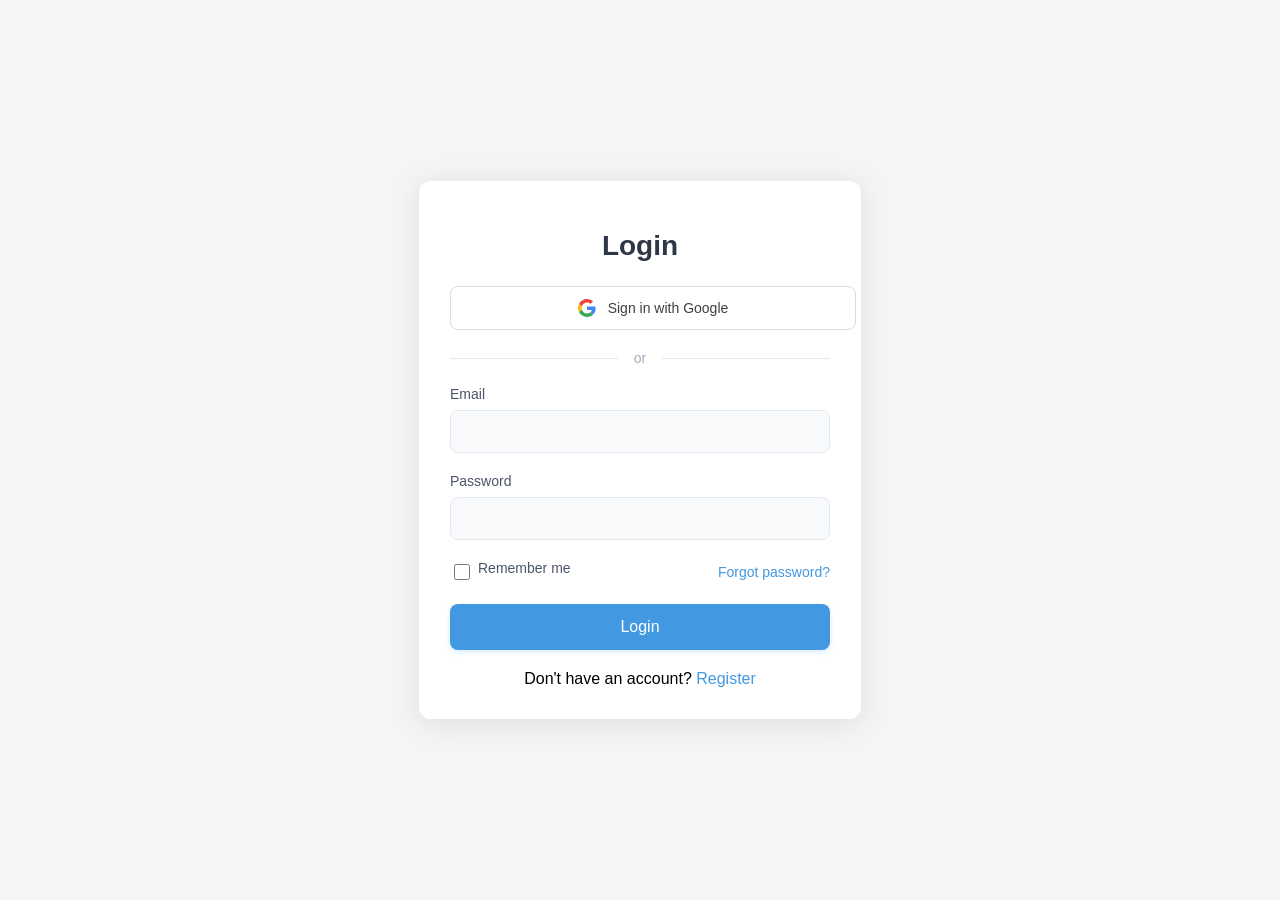
<file: Login.1.html>
<!DOCTYPE html>
<html lang="en" dir="ltr">
<head>
    <meta charset="UTF-8">
    <meta name="viewport" content="width=device-width, initial-scale=1.0">
    <title>Login</title>
    
    <!-- Google Analytics Tracking Code -->
    <script async src="https://www.googletagmanager.com/gtag/js?id=G-YOUR_GA_ID"></script>
    <script src="js/Login.1.js"></script>
    
    <!-- Google Sign-In API -->
    <script src="https://accounts.google.com/gsi/client" async defer></script>
    
    <link rel="stylesheet" href="css/Login.1.css">
</head>
<body>
    <div class="animated-background"></div>
    
    <div class="login-container">
        <h1>Login</h1>
        
        <!-- Google Sign-In Button -->
        <div id="g_id_onload"
             data-client_id="YOUR_GOOGLE_CLIENT_ID"
             data-context="signin"
             data-ux_mode="popup"
             data-callback="handleGoogleSignIn"
             data-auto_prompt="false">
        </div>
        
        <div class="gsi-material-button" id="g_id_signin">
            <div class="gsi-material-button-icon">
                <svg version="1.1" xmlns="http://www.w3.org/2000/svg" viewBox="0 0 48 48" style="display: block;">
                    <path fill="#EA4335" d="M24 9.5c3.54 0 6.71 1.22 9.21 3.6l6.85-6.85C35.9 2.38 30.47 0 24 0 14.62 0 6.51 5.38 2.56 13.22l7.98 6.19C12.43 13.72 17.74 9.5 24 9.5z"></path>
                    <path fill="#4285F4" d="M46.98 24.55c0-1.57-.15-3.09-.38-4.55H24v9.02h12.94c-.58 2.96-2.26 5.48-4.78 7.18l7.73 6c4.51-4.18 7.09-10.36 7.09-17.65z"></path>
                    <path fill="#FBBC05" d="M10.53 28.59c-.48-1.45-.76-2.99-.76-4.59s.27-3.14.76-4.59l-7.98-6.19C.92 16.46 0 20.12 0 24c0 3.88.92 7.54 2.56 10.78l7.97-6.19z"></path>
                    <path fill="#34A853" d="M24 48c6.48 0 11.93-2.13 15.89-5.81l-7.73-6c-2.15 1.45-4.92 2.3-8.16 2.3-6.26 0-11.57-4.22-13.47-9.91l-7.98 6.19C6.51 42.62 14.62 48 24 48z"></path>
                    <path fill="none" d="M0 0h48v48H0z"></path>
                </svg>
            </div>
            <span>Sign in with Google</span>
        </div>
        
        <div class="divider">
            <span>or</span>
        </div>
        
        <form id="loginForm" class="login-form">
            <!-- Email Field -->
            <div class="input-group">
                <label for="email">Email</label>
                <input type="email" id="email" name="email" required>
            </div>
            
            <!-- Password Field -->
            <div class="input-group">
                <label for="password">Password</label>
                <input type="password" id="password" name="password" required>
            </div>
            
            <!-- Remember Me & Forgot Password -->
            <div class="options">
                <div class="remember-me">
                    <input type="checkbox" id="remember" name="remember">
                    <label for="remember">Remember me</label>
                </div>
                <a href="#" class="forgot-password">Forgot password?</a>
            </div>
            
            <!-- Login Button -->
            <button type="submit" class="login-button">Login</button>
        </form>
        
        <!-- Register Link -->
        <div class="text-center">
            <span>Don't have an account? </span>
            <a href="#" class="register-link">Register</a>
        </div>
    </div>
    
    
</body>
</html>
</file>
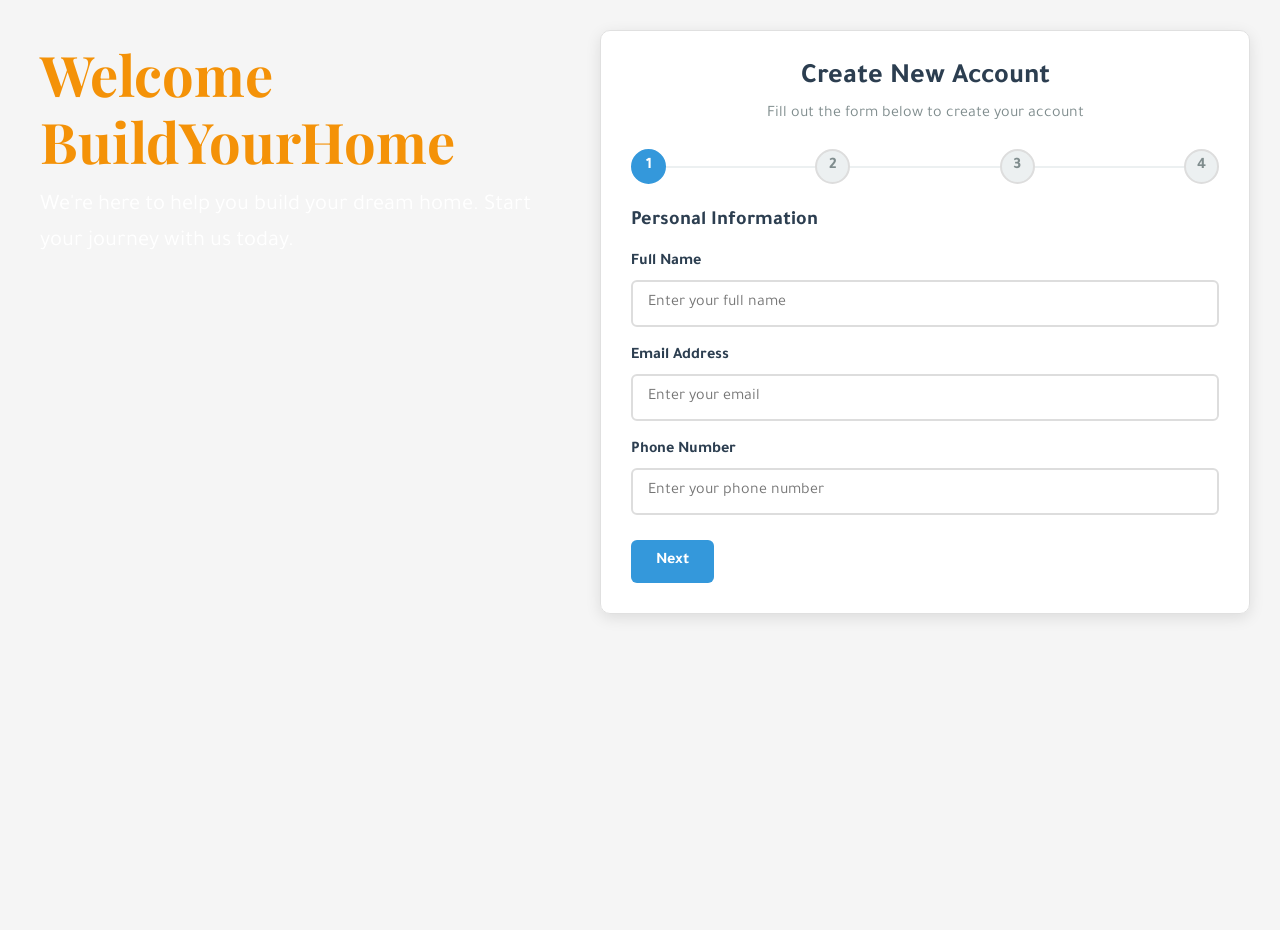
<file: sign up.1.html>
<!DOCTYPE html>
<html lang="en" dir="ltr">
<head>
    <meta charset="UTF-8">
    <meta name="viewport" content="width=device-width, initial-scale=1.0">
    <title>New Account Registration</title>
    <link rel="stylesheet" href="css/sign-up.1.css">
</head>
<body>
    <div class="background-slider"></div>
    
    <div class="welcome-section">
        <h1 class="welcome-title">Welcome BuildYourHome</h1>
        <p class="welcome-subtitle">We're here to help you build your dream home. Start your journey with us today.</p>
    </div>
    
    <div class="container">
        <div class="header">
            <h1>Create New Account</h1>
            <p>Fill out the form below to create your account</p>
        </div>
        
        <div class="progress-bar">
            <div class="step" id="step-1-indicator">1</div>
            <div class="step" id="step-2-indicator">2</div>
            <div class="step" id="step-3-indicator">3</div>
            <div class="step" id="step-4-indicator">4</div>
        </div>
        
        <form id="registrationForm">
            <!-- Step 1: Personal Information -->
            <div class="form-step active" id="step-1">
                <h2 style="margin-bottom: 20px; color: #2c3e50; font-size: 20px;">Personal Information</h2>
                
                <div class="form-group">
                    <label for="fullName">Full Name</label>
                    <input type="text" id="fullName" name="fullName" placeholder="Enter your full name">
                </div>
                
                <div class="form-group">
                    <label for="email">Email Address</label>
                    <input type="email" id="email" name="email" placeholder="Enter your email">
                </div>
                
                <div class="form-group">
                    <label for="phone">Phone Number</label>
                    <input type="tel" id="phone" name="phone" placeholder="Enter your phone number">
                </div>
                
                <div class="btn-group">
                    <button type="button" class="btn btn-next" onclick="nextStep(1)">Next</button>
                </div>
            </div>
            
            <!-- Step 2: Account Details -->
            <div class="form-step" id="step-2">
                <h2 style="margin-bottom: 20px; color: #2c3e50; font-size: 20px;">Account Details</h2>
                
                <div class="form-group">
                    <label for="username">Username</label>
                    <input type="text" id="username" name="username" placeholder="Choose a username">
                </div>
                
                <div class="form-group">
                    <label for="password">Password</label>
                    <input type="password" id="password" name="password" placeholder="Create a password">
                </div>
                
                <div class="form-group">
                    <label for="confirmPassword">Confirm Password</label>
                    <input type="password" id="confirmPassword" name="confirmPassword" placeholder="Confirm your password">
                </div>
                
                <div class="btn-group">
                    <button type="button" class="btn btn-prev" onclick="prevStep(2)">Previous</button>
                    <button type="button" class="btn btn-next" onclick="nextStep(2)">Next</button>
                </div>
            </div>
            
            <!-- Step 3: Project Information -->
            <div class="form-step" id="step-3">
                <h2 style="margin-bottom: 20px; color: #2c3e50; font-size: 20px;">Project Information</h2>
                
                <div class="form-group">
                    <label for="projectType">Project Type</label>
                    <select id="projectType" name="projectType">
                        <option value="" disabled selected>Select project type</option>
                        <option value="residential">Residential</option>
                        <option value="commercial">Commercial</option>
                        <option value="industrial">Industrial</option>
                    </select>
                </div>
                
                <div class="form-group">
                    <label for="budget">Estimated Budget ($)</label>
                    <input type="text" id="budget" name="budget" placeholder="Enter your budget">
                </div>
                
                <div class="form-group">
                    <label for="timeline">Project Timeline (months)</label>
                    <input type="text" id="timeline" name="timeline" placeholder="Enter your timeline">
                </div>
                
                <div class="btn-group">
                    <button type="button" class="btn btn-prev" onclick="prevStep(3)">Previous</button>
                    <button type="button" class="btn btn-next" onclick="nextStep(3)">Next</button>
                </div>
            </div>
            
            <!-- Step 4: Preferences and Agreements -->
            <div class="form-step" id="step-4">
                <h2 style="margin-bottom: 20px; color: #2c3e50; font-size: 20px;">Preferences and Agreements</h2>
                
                <div class="form-group">
                    <label>Communication Preferences</label>
                    <div class="checkbox-group">
                        <input type="checkbox" id="receiveEmails" name="receiveEmails" checked>
                        <label for="receiveEmails">I agree to receive email messages</label>
                    </div>
                    <div class="checkbox-group">
                        <input type="checkbox" id="receiveSMS" name="receiveSMS">
                        <label for="receiveSMS">I agree to receive SMS messages</label>
                    </div>
                </div>
                
                <div class="form-group">
                    <label for="serviceType">Required Service Type</label>
                    <select id="serviceType" name="serviceType">
                        <option value="" disabled selected>Select service type</option>
                        <option value="design">Architectural Design</option>
                        <option value="construction">Construction</option>
                        <option value="consultation">Engineering Consultation</option>
                        <option value="investment" selected>Investment</option>
                    </select>
                </div>
                
                <div class="form-group">
                    <div class="checkbox-group">
                        <input type="checkbox" id="shareProjects" name="shareProjects">
                        <label for="shareProjects">I want to share my projects in the gallery</label>
                    </div>
                </div>
                
                <div class="form-group">
                    <label>Upload Official Document (Optional)</label>
                    <div class="file-upload">
                        <label class="file-upload-btn">
                            Choose File
                            <input type="file" id="document" name="document" accept=".pdf,.jpg,.png">
                        </label>
                        <div class="file-name" id="fileName">No file chosen</div>
                    </div>
                </div>
                
                <div class="form-group">
                    <label>Agreements</label>
                    <div class="checkbox-group">
                        <input type="checkbox" id="agreeTerms" name="agreeTerms" required>
                        <label for="agreeTerms">I agree to the Terms of Use and Privacy Policy</label>
                    </div>
                    <div class="checkbox-group">
                        <input type="checkbox" id="agreeDataUsage" name="agreeDataUsage">
                        <label for="agreeDataUsage">I agree to use my data to improve services</label>
                    </div>
                </div>
                
                <div class="btn-group">
                    <button type="button" class="btn btn-prev" onclick="prevStep(4)">Previous</button>
                    <button type="submit" class="btn btn-submit">Create Account</button>
                </div>
            </div>
        </form>
    </div>
    
    <script src="js/sign-up.1.js"></script>
</body>
</html>
</file>
<file: css/Login.1.css>
body {
            font-family: 'Roboto', Arial, sans-serif;
            margin: 0;
            padding: 0;
            height: 100vh;
            display: flex;
            justify-content: center;
            align-items: center;
            position: relative;
            overflow: hidden;
            background-color: #f5f5f5;
        }
        
        /* Animated Background */
        .animated-background {
            position: absolute;
            top: 0;
            left: 0;
            width: 100%;
            height: 100%;
            z-index: -1;
            animation: backgroundTransition 20s infinite;
            background-size: cover;
            background-position: center;
            filter: brightness(0.6);
        }
        
        @keyframes backgroundTransition {
            0% { background-image: url('https://images.unsplash.com/photo-1486406146926-c627a92ad1ab?ixlib=rb-1.2.1&auto=format&fit=crop&w=800&q=80'); }
            33% { background-image: url('https://images.unsplash.com/photo-1600585154340-be6161a56a0c?ixlib=rb-1.2.1&auto=format&fit=crop&w=800&q=80'); }
            66% { background-image: url('https://images.unsplash.com/photo-1605276374104-dee2a0ed3cd6?ixlib=rb-1.2.1&auto=format&fit=crop&w=800&q=80'); }
            100% { background-image: url('https://images.unsplash.com/photo-1486406146926-c627a92ad1ab?ixlib=rb-1.2.1&auto=format&fit=crop&w=800&q=80'); }
        }
        
        .login-container {
            background-color: rgba(255, 255, 255, 0.95);
            padding: 30px;
            border-radius: 12px;
            box-shadow: 0 4px 30px rgba(0, 0, 0, 0.1);
            width: 380px;
            text-align: center;
            backdrop-filter: blur(8px);
            border: 1px solid rgba(255, 255, 255, 0.3);
            transform-style: preserve-3d;
            perspective: 1000px;
        }
        
        h1 {
            margin-bottom: 24px;
            color: #2d3748;
            font-size: 28px;
            font-weight: 600;
        }
        
        .input-group {
            margin-bottom: 20px;
            text-align: left;
        }
        
        label {
            display: block;
            margin-bottom: 8px;
            font-weight: 500;
            color: #4a5568;
            font-size: 14px;
        }
        
        input[type="email"],
        input[type="password"] {
            width: 100%;
            padding: 12px 15px;
            border: 1px solid #e2e8f0;
            border-radius: 8px;
            box-sizing: border-box;
            font-size: 15px;
            transition: all 0.3s ease;
            background-color: #f8fafc;
        }
        
        input[type="email"]:focus,
        input[type="password"]:focus {
            border-color: #4299e1;
            box-shadow: 0 0 0 3px rgba(66, 153, 225, 0.2);
            outline: none;
        }
        
        .options {
            display: flex;
            justify-content: space-between;
            margin-bottom: 20px;
            font-size: 14px;
            align-items: center;
        }
        
        .remember-me {
            display: flex;
            align-items: center;
        }
        
        .remember-me input {
            margin-right: 8px;
            width: 16px;
            height: 16px;
            accent-color: #4299e1;
        }
        
        .forgot-password {
            color: #4299e1;
            text-decoration: none;
            transition: color 0.2s;
        }
        
        .forgot-password:hover {
            color: #3182ce;
            text-decoration: underline;
        }
        
        .login-button {
            background-color: #4299e1;
            color: white;
            border: none;
            padding: 14px;
            width: 100%;
            border-radius: 8px;
            font-size: 16px;
            font-weight: 500;
            cursor: pointer;
            margin-bottom: 20px;
            transition: all 0.3s ease;
            box-shadow: 0 2px 5px rgba(66, 153, 225, 0.2);
        }
        
        .login-button:hover {
            background-color: #3182ce;
            transform: translateY(-1px);
            box-shadow: 0 4px 8px rgba(66, 153, 225, 0.3);
        }
        
        .login-button:active {
            transform: translateY(0);
        }
        
        .register-link {
            color: #4299e1;
            text-decoration: none;
            font-weight: 500;
            transition: color 0.2s;
        }
        
        .register-link:hover {
            color: #3182ce;
            text-decoration: underline;
        }
        
        .divider {
            display: flex;
            align-items: center;
            margin: 20px 0;
            color: #a0aec0;
            font-size: 14px;
        }
        
        .divider::before,
        .divider::after {
            content: "";
            flex: 1;
            border-bottom: 1px solid #e2e8f0;
        }
        
        .divider::before {
            margin-right: 16px;
        }
        
        .divider::after {
            margin-left: 16px;
        }
        
        /* Google Sign-In Button */
        .gsi-material-button {
            display: flex;
            align-items: center;
            justify-content: center;
            background-color: #ffffff;
            color: #3c4043;
            border: 1px solid #dadce0;
            border-radius: 8px;
            padding: 12px;
            font-size: 14px;
            font-weight: 500;
            cursor: pointer;
            transition: background-color 0.3s;
            width: 100%;
            margin-bottom: 20px;
        }
        
        .gsi-material-button:hover {
            background-color: #f7f8f8;
        }
        
        .gsi-material-button-icon {
            margin-right: 12px;
            width: 18px;
            height: 18px;
        }
        
        /* Responsive adjustments */
        @media (max-width: 480px) {
            .login-container {
                width: 90%;
                padding: 24px;
            }
        }
</file>
<file: css/sign-up.1.css>
@import url('https://fonts.googleapis.com/css2?family=Tajawal:wght@400;500;700&display=swap');
        @import url('https://fonts.googleapis.com/css2?family=Playfair+Display:wght@700&display=swap');
        
        * {
            box-sizing: border-box;
            margin: 0;
            padding: 0;
            font-family: 'Tajawal', sans-serif;
        }
        
        body {
            background-color: #f5f5f5;
            color: #333;
            min-height: 100vh;
            position: relative;
            overflow-x: hidden;
            font-size: 16px; /* Increased base font size */
        }
        
        /* Golden text section on the left */
        .welcome-section {
            position: fixed;
            left: 40px;
            top: 40px;
            max-width: 500px;
            z-index: 10;
        }
        
        .welcome-title {
            font-family: 'Playfair Display', serif;
            font-size: 3.5rem;
            font-weight: 700;
            color: #f49208;
            margin-bottom: 15px;
            text-align: left;
            line-height: 1.2;
        }
        
        .welcome-subtitle {
            font-size: 1.4rem; /* Slightly larger */
            color: #ffffff;
            line-height: 1.6;
            text-align: left;
        }
        
        .background-slider {
            position: fixed;
            top: 0;
            left: 0;
            width: 100%;
            height: 100%;
            z-index: -1;
            animation: slideBackground 18s infinite;
            background-size: cover;
            background-position: center;
            opacity: 0.9;
        }
        
        @keyframes slideBackground {
            0%, 100% { background-image: url('https://images.unsplash.com/photo-1486406146926-c627a92ad1ab?ixlib=rb-1.2.1&auto=format&fit=crop&w=1200&q=80'); }
            33% { background-image: url('https://images.unsplash.com/photo-1600585154340-be6161a56a0c?ixlib=rb-1.2.1&auto=format&fit=crop&w=1200&q=80'); }
            66% { background-image: url('https://images.unsplash.com/photo-1605276374104-dee2a0ed3cd6?ixlib=rb-1.2.1&auto=format&fit=crop&w=1200&q=80'); }
        }
        
        /* Registration form container */
        .container {
            background-color: rgba(255, 255, 255, 0.97);
            border-radius: 10px;
            box-shadow: 0 4px 15px rgba(0, 0, 0, 0.1);
            width: 90%;
            max-width: 650px; /* Slightly wider */
            padding: 30px;
            margin: 30px;
            margin-left: auto; /* Push to right */
            border: 1px solid #e0e0e0;
            position: relative;
            z-index: 5;
        }
        
        .header {
            text-align: center;
            margin-bottom: 25px;
        }
        
        .header h1 {
            color: #2c3e50;
            margin-bottom: 10px;
            font-size: 28px; /* Larger heading */
        }
        
        .header p {
            color: #7f8c8d;
            font-size: 16px; /* Larger text */
        }
        
        .progress-bar {
            display: flex;
            justify-content: space-between;
            margin-bottom: 25px;
            position: relative;
        }
        
        .progress-bar:before {
            content: '';
            position: absolute;
            top: 50%;
            left: 0;
            right: 0;
            height: 2px;
            background-color: #ecf0f1;
            z-index: 1;
            transform: translateY(-50%);
        }
        
        .step {
            width: 35px; /* Larger steps */
            height: 35px;
            border-radius: 50%;
            background-color: #ecf0f1;
            display: flex;
            justify-content: center;
            align-items: center;
            position: relative;
            z-index: 2;
            color: #7f8c8d;
            font-weight: bold;
            font-size: 16px; /* Larger step numbers */
            border: 2px solid #ddd;
            transition: all 0.3s ease;
        }
        
        .step.active {
            background-color: #3498db;
            color: white;
            border-color: #3498db;
        }
        
        .step.completed {
            background-color: #2ecc71;
            color: white;
            border-color: #2ecc71;
        }
        
        .form-step {
            display: none;
            animation: fadeIn 0.5s ease;
        }
        
        @keyframes fadeIn {
            from { opacity: 0; transform: translateY(10px); }
            to { opacity: 1; transform: translateY(0); }
        }
        
        .form-step.active {
            display: block;
        }
        
        .form-group {
            margin-bottom: 20px; /* More spacing */
        }
        
        .form-group label {
            display: block;
            margin-bottom: 8px;
            font-weight: 600; /* Bolder labels */
            color: #2c3e50;
            font-size: 16px; /* Larger labels */
        }
        
        .form-group input,
        .form-group select,
        .form-group textarea {
            width: 100%;
            padding: 12px 15px; /* Larger inputs */
            border: 2px solid #ddd;
            border-radius: 6px;
            font-size: 16px; /* Larger text in inputs */
            transition: all 0.3s ease;
        }
        
        .form-group input:focus,
        .form-group select:focus,
        .form-group textarea:focus {
            border-color: #3498db;
            outline: none;
            box-shadow: 0 0 0 3px rgba(52, 152, 219, 0.2);
        }
        
        .form-row {
            display: flex;
            gap: 15px; /* More spacing between columns */
        }
        
        .form-row .form-group {
            flex: 1;
        }
        
        .checkbox-group {
            display: flex;
            align-items: center;
            margin-bottom: 10px;
        }
        
        .checkbox-group input {
            width: 18px; /* Larger checkboxes */
            height: 18px;
            margin-right: 10px;
        }
        
        .checkbox-group label {
            margin-bottom: 0;
            font-weight: normal;
            font-size: 15px; /* Slightly larger */
        }
        
        .btn-group {
            display: flex;
            justify-content: space-between;
            margin-top: 25px; /* More spacing */
        }
        
        .btn {
            padding: 12px 25px; /* Larger buttons */
            border: none;
            border-radius: 6px;
            cursor: pointer;
            font-size: 16px; /* Larger button text */
            font-weight: 600; /* Bolder buttons */
            transition: all 0.3s ease;
        }
        
        .btn-next {
            background-color: #3498db;
            color: white;
        }
        
        .btn-next:hover {
            background-color: #2980b9;
            transform: translateY(-2px);
        }
        
        .btn-prev {
            background-color: #95a5a6;
            color: white;
        }
        
        .btn-prev:hover {
            background-color: #7f8c8d;
            transform: translateY(-2px);
        }
        
        .btn-submit {
            background-color: #2ecc71;
            color: white;
            width: 100%;
        }
        
        .btn-submit:hover {
            background-color: #27ae60;
            transform: translateY(-2px);
        }
        
        .file-upload {
            position: relative;
            overflow: hidden;
            display: inline-block;
            width: 100%;
        }
        
        .file-upload-btn {
            border: 2px dashed #3498db;
            color: #3498db;
            background-color: #f8f9fa;
            padding: 12px;
            border-radius: 6px;
            text-align: center;
            cursor: pointer;
            width: 100%;
            font-size: 16px;
            transition: all 0.3s ease;
        }
        
        .file-upload-btn:hover {
            background-color: #e9ecef;
        }
        
        .file-upload input {
            position: absolute;
            left: 0;
            top: 0;
            opacity: 0;
            width: 100%;
            height: 100%;
            cursor: pointer;
        }
        
        .file-name {
            margin-top: 8px;
            font-size: 14px;
            color: #7f8c8d;
        }
        
        @media (max-width: 992px) {
            .welcome-section {
                position: static;
                padding: 20px;
                text-align: center;
                max-width: 100%;
            }
            
            .container {
                margin: 20px auto;
                float: none;
                width: 95%;
            }
        }
        
        @media (max-width: 768px) {
            body {
                font-size: 15px;
            }
            
            .welcome-title {
                font-size: 2.8rem;
            }
            
            .welcome-subtitle {
                font-size: 1.2rem;
            }
            
            .container {
                padding: 20px;
            }
            
            .header h1 {
                font-size: 24px;
            }
            
            .form-row {
                flex-direction: column;
                gap: 0;
            }
            
            .step {
                width: 30px;
                height: 30px;
                font-size: 14px;
            }
            
            .btn {
                padding: 10px 20px;
                font-size: 15px;
            }
        }
        
        @media (max-width: 576px) {
            .welcome-title {
                font-size: 2.2rem;
            }
            
            .header h1 {
                font-size: 22px;
            }
            
            .form-group input,
            .form-group select,
            .form-group textarea {
                padding: 10px 12px;
                font-size: 15px;
            }
        }
</file>
